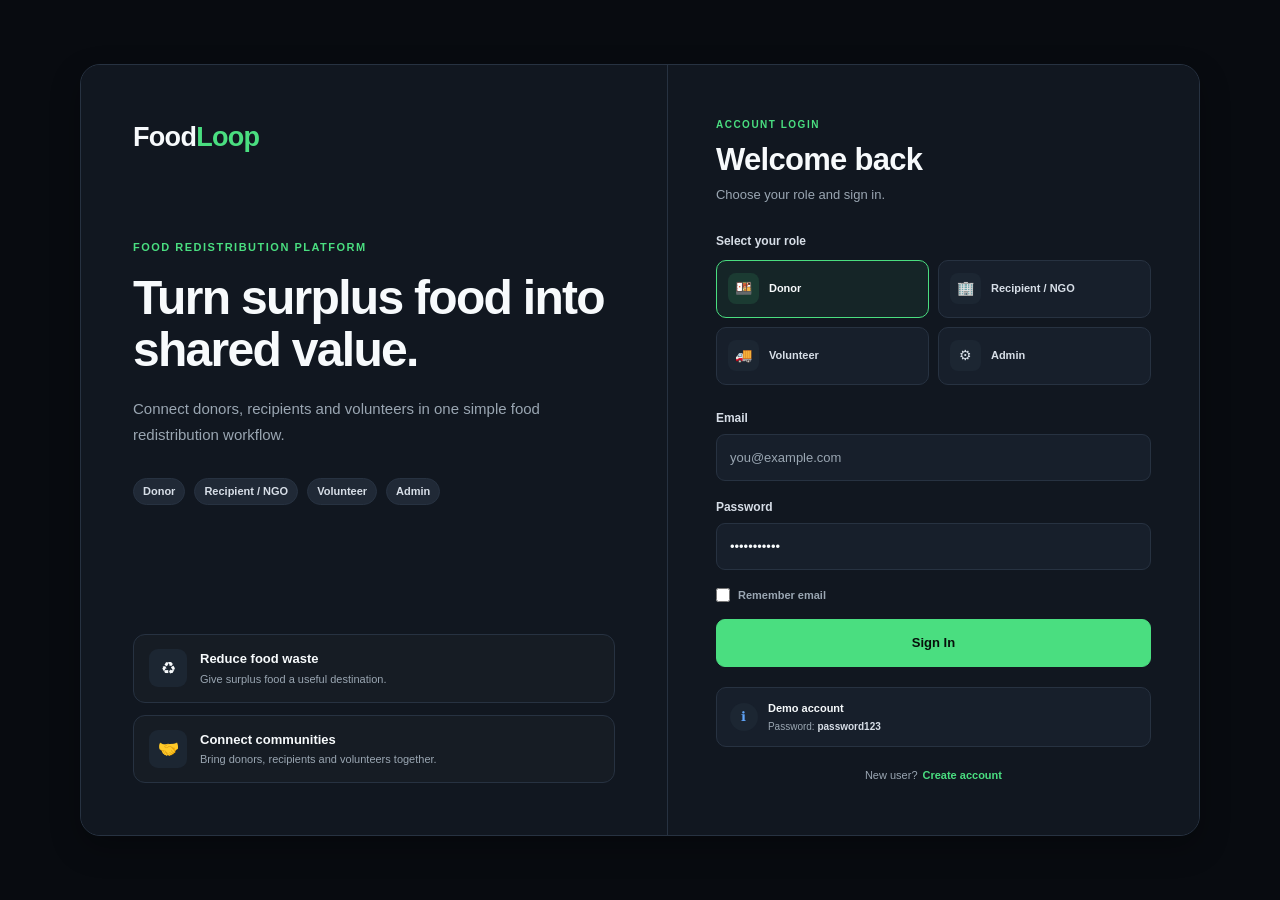
<file: src/main/webapp/index.html>
<!DOCTYPE html>
<html lang="en">

<head>
    <meta charset="UTF-8">
    <meta name="viewport" content="width=device-width, initial-scale=1.0">

    <title>FoodLoop | Login</title>

    <link rel="stylesheet" href="assets/css/style.css?v=6000">
</head>

<body class="login-page">

    <main class="login-page-container">

        <section class="login-card">

            <!-- =====================================================
                 LEFT / BRAND SECTION
                 ===================================================== -->

            <div class="login-brand-panel">

                <div class="brand">
                    Food<span>Loop</span>
                </div>

                <div class="brand-content">

                    <div class="brand-label">
                        FOOD REDISTRIBUTION PLATFORM
                    </div>

                    <h1>
                        Turn surplus food
                        into shared value.
                    </h1>

                    <p>
                        Connect donors, recipients and volunteers
                        in one simple food redistribution workflow.
                    </p>

                </div>


                <!-- ROLE TAGS -->

                <div class="brand-tags">

                    <span class="tag green">
                        Donor
                    </span>

                    <span class="tag">
                        Recipient / NGO
                    </span>

                    <span class="tag gold">
                        Volunteer
                    </span>

                    <span class="tag">
                        Admin
                    </span>

                </div>


                <!-- INFORMATION CARDS -->

                <div class="brand-features">

                    <div class="brand-feature">

                        <div class="feature-icon">
                            ♻
                        </div>

                        <div>
                            <strong>
                                Reduce food waste
                            </strong>

                            <span>
                                Give surplus food a useful destination.
                            </span>
                        </div>

                    </div>


                    <div class="brand-feature">

                        <div class="feature-icon">
                            🤝
                        </div>

                        <div>
                            <strong>
                                Connect communities
                            </strong>

                            <span>
                                Bring donors, recipients and volunteers together.
                            </span>
                        </div>

                    </div>

                </div>

            </div>


            <!-- =====================================================
                 RIGHT / LOGIN SECTION
                 ===================================================== -->

            <div class="login-form-panel">

                <div class="login-header">

                    <span>
                        ACCOUNT LOGIN
                    </span>

                    <h2>
                        Welcome back
                    </h2>

                    <p>
                        Choose your role and sign in.
                    </p>

                </div>


                <!-- =================================================
                     ROLE SELECTION
                     ================================================= -->

                <div class="role-selection">

                    <label>
                        Select your role
                    </label>


                    <div class="role-grid">

                        <button
                            type="button"
                            class="role active"
                            data-role="DONOR"
                        >

                            <span class="role-icon">
                                🍱
                            </span>

                            <span class="role-name">
                                Donor
                            </span>

                        </button>


                        <button
                            type="button"
                            class="role"
                            data-role="RECIPIENT"
                        >

                            <span class="role-icon">
                                🏢
                            </span>

                            <span class="role-name">
                                Recipient / NGO
                            </span>

                        </button>


                        <button
                            type="button"
                            class="role"
                            data-role="VOLUNTEER"
                        >

                            <span class="role-icon">
                                🚚
                            </span>

                            <span class="role-name">
                                Volunteer
                            </span>

                        </button>


                        <button
                            type="button"
                            class="role"
                            data-role="ADMIN"
                        >

                            <span class="role-icon">
                                ⚙
                            </span>

                            <span class="role-name">
                                Admin
                            </span>

                        </button>

                    </div>

                </div>


                <!-- =================================================
                     LOGIN FORM
                     ================================================= -->

                <form id="loginForm">

                    <div class="login-field">

                        <label for="email">
                            Email
                        </label>

                        <input
                            id="email"
                            name="email"
                            type="email"
                            placeholder="you@example.com"
                            autocomplete="email"
                            required
                        >

                    </div>


                    <div class="login-field">

                        <label for="password">
                            Password
                        </label>

                        <input
                            id="password"
                            name="password"
                            type="password"
                            placeholder="Enter your password"
                            value="password123"
                            autocomplete="current-password"
                            required
                        >

                    </div>


                    <label class="remember">

                        <input
                            type="checkbox"
                            name="remember"
                            value="true"
                        >

                        <span>
                            Remember email
                        </span>

                    </label>


                    <!-- ERROR / SUCCESS MESSAGE -->

                    <div
                        id="msg"
                        class="msg"
                        aria-live="polite"
                    ></div>


                    <!-- SIGN IN -->

                    <button
                        type="submit"
                        class="login-button"
                    >
                        Sign In
                    </button>

                </form>


                <!-- =================================================
                     DEMO ACCOUNT
                     ================================================= -->

                <div class="demo-account">

                    <div class="demo-account-icon">
                        ℹ
                    </div>

                    <div>

                        <strong>
                            Demo account
                        </strong>

                        <span>
                            Password:
                            <b>password123</b>
                        </span>

                    </div>

                </div>


                <!-- REGISTER -->

                <div class="register-section">

                    <span>
                        New user?
                    </span>

                    <a href="register.html">
                        Create account
                    </a>

                </div>

            </div>

        </section>

    </main>


    <!-- Toast notification container -->

    <div
        id="foodloopNotifications"
        class="toast-container"
        aria-live="polite"
        aria-atomic="true"
    ></div>


    <script src="assets/js/app.js?v=6000"></script>


    <!-- =========================================================
         ROLE SELECTION
         ========================================================= -->

    <script>

        document.addEventListener("DOMContentLoaded", function () {

            const form =
                document.getElementById("loginForm");

            const roles =
                document.querySelectorAll(".role");


            let roleInput =
                form.querySelector('input[name="role"]');


            if (!roleInput) {

                roleInput =
                    document.createElement("input");

                roleInput.type = "hidden";
                roleInput.name = "role";

                form.appendChild(roleInput);
            }


            roleInput.value = "DONOR";


            roles.forEach(function (role) {

                role.addEventListener("click", function () {

                    roles.forEach(function (item) {

                        item.classList.remove("active");

                    });


                    this.classList.add("active");


                    roleInput.value =
                        this.dataset.role;

                });

            });

        });

    </script>

</body>

</html>
</file>
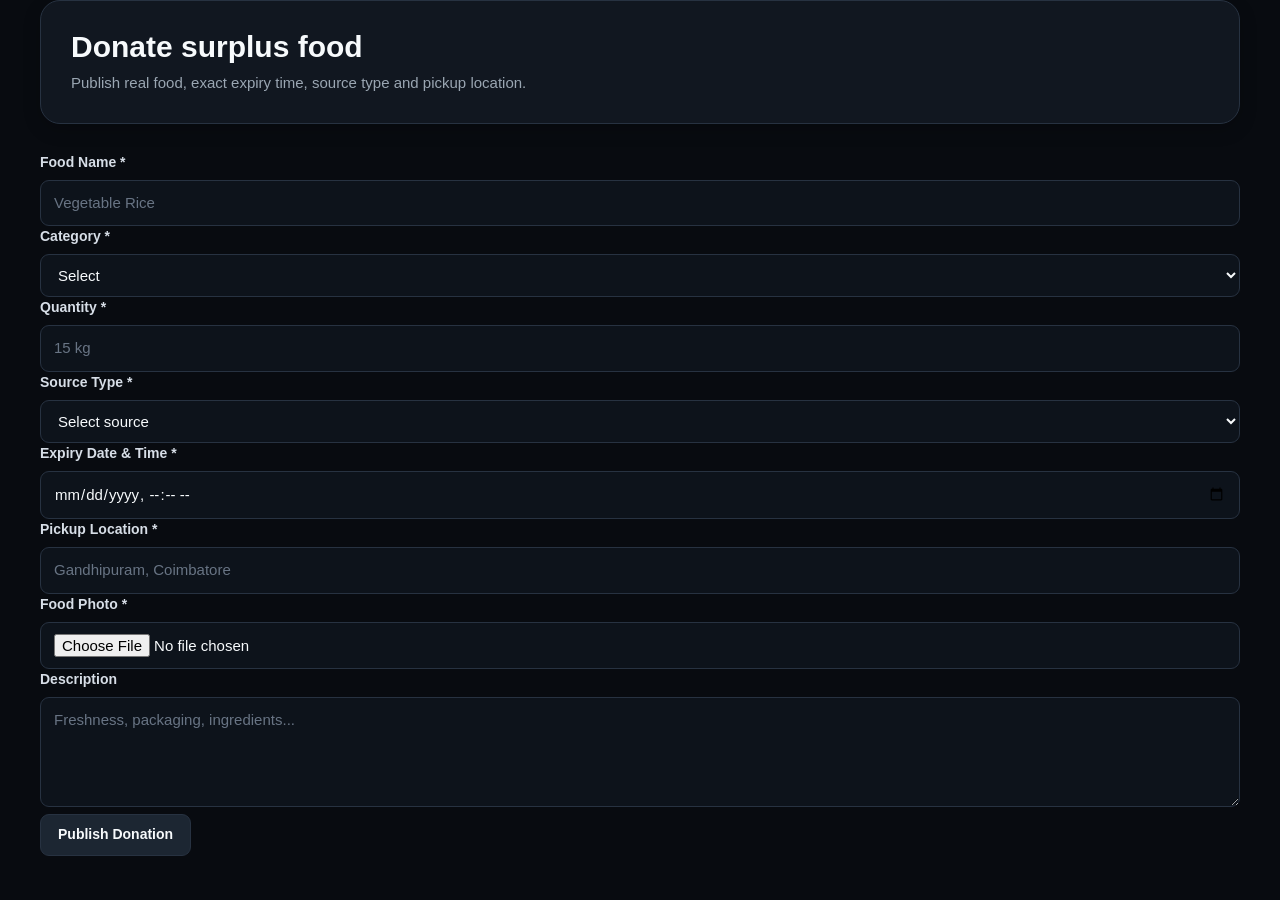
<file: src/main/webapp/donate.html>
<!doctype html>
<html lang="en">

<head>

    <meta charset="UTF-8">

    <meta
        name="viewport"
        content="width=device-width, initial-scale=1.0"
    >

    <title>Donate Food</title>

    <link
        rel="stylesheet"
        href="assets/css/style.css"
    >

</head>


<body>

    <nav
        id="nav"
        class="nav"
    ></nav>


    <main class="container">

        <div class="hero">

            <h1>
                Donate surplus food
            </h1>

            <p>
                Publish real food, exact expiry time,
                source type and pickup location.
            </p>

        </div>


        <section class="card">

            <form
                id="donateForm"
                enctype="multipart/form-data"
            >

                <div class="form-grid">


                    <!-- FOOD NAME -->

                    <div class="field">

                        <label>
                            Food Name *
                        </label>

                        <input
                            name="foodName"
                            required
                            placeholder="Vegetable Rice"
                        >

                    </div>


                    <!-- CATEGORY -->

                    <div class="field">

                        <label>
                            Category *
                        </label>

                        <select
                            name="category"
                            required
                        >

                            <option value="">
                                Select
                            </option>

                            <option>
                                Cooked Meals
                            </option>

                            <option>
                                Bakery
                            </option>

                            <option>
                                Fruits
                            </option>

                            <option>
                                Vegetables
                            </option>

                            <option>
                                Packaged Food
                            </option>

                            <option>
                                Dairy
                            </option>

                            <option>
                                Other
                            </option>

                        </select>

                    </div>


                    <!-- QUANTITY -->

                    <div class="field">

                        <label>
                            Quantity *
                        </label>

                        <input
                            name="quantity"
                            required
                            placeholder="15 kg"
                        >

                    </div>


                    <!-- SOURCE TYPE -->

                    <div class="field">

                        <label>
                            Source Type *
                        </label>

                        <select
                            name="sourceType"
                            required
                        >

                            <option value="">
                                Select source
                            </option>

                            <option>
                                Hotel
                            </option>

                            <option>
                                Restaurant
                            </option>

                            <option>
                                Bakery
                            </option>

                            <option>
                                Marriage Hall
                            </option>

                            <option>
                                Catering Service
                            </option>

                            <option>
                                Household
                            </option>

                            <option>
                                College / Hostel
                            </option>

                            <option>
                                Supermarket
                            </option>

                            <option>
                                Other
                            </option>

                        </select>

                    </div>


                    <!-- EXPIRY -->

                    <div class="field">

                        <label>
                            Expiry Date & Time *
                        </label>

                        <input
                            id="expiryAt"
                            name="expiryAt"
                            type="datetime-local"
                            required
                        >

                    </div>


                    <!-- LOCATION -->

                    <div class="field">

                        <label>
                            Pickup Location *
                        </label>

                        <input
                            name="location"
                            required
                            placeholder="Gandhipuram, Coimbatore"
                        >

                    </div>


                    <!-- IMAGE -->

                    <div class="field full">

                        <label>
                            Food Photo *
                        </label>

                        <input
                            id="foodImage"
                            name="foodImage"
                            type="file"
                            accept="image/jpeg,image/png,image/webp"
                            required
                        >

                        <img
                            id="preview"
                            class="preview"
                            alt="Food preview"
                            style="display:none;"
                        >

                    </div>


                    <!-- DESCRIPTION -->

                    <div class="field full">

                        <label>
                            Description
                        </label>

                        <textarea
                            name="description"
                            placeholder="Freshness, packaging, ingredients..."
                        ></textarea>

                    </div>


                </div>


                <button
                    id="submitDonation"
                    type="submit"
                    class="btn"
                >
                    Publish Donation
                </button>


                <div
                    id="donatemsg"
                    class="msg"
                ></div>


            </form>

        </section>

    </main>


    <!-- YOUR EXISTING GLOBAL JAVASCRIPT -->

    <script src="assets/js/app.js"></script>


    <!-- DONATION JAVASCRIPT -->

    <script>

        document.addEventListener(
            "DOMContentLoaded",
            function () {

                const form =
                    document.getElementById("donateForm");

                const imageInput =
                    document.getElementById("foodImage");

                const preview =
                    document.getElementById("preview");

                const submitButton =
                    document.getElementById("submitDonation");

                const message =
                    document.getElementById("donatemsg");


                /*
                 * IMAGE PREVIEW
                 */

                if (imageInput) {

                    imageInput.addEventListener(
                        "change",
                        function () {

                            const file =
                                imageInput.files[0];

                            if (!file) {

                                preview.style.display =
                                    "none";

                                preview.removeAttribute(
                                    "src"
                                );

                                return;

                            }


                            if (file.size > 10 * 1024 * 1024) {

                                message.textContent =
                                    "Image size must be less than 10 MB.";

                                message.style.display =
                                    "block";

                                imageInput.value = "";

                                preview.style.display =
                                    "none";

                                return;

                            }


                            const reader =
                                new FileReader();

                            reader.onload =
                                function (event) {

                                    preview.src =
                                        event.target.result;

                                    preview.style.display =
                                        "block";

                                };

                            reader.readAsDataURL(file);

                        }
                    );

                }


                /*
                 * SET MINIMUM EXPIRY TIME
                 */

                const expiryInput =
                    document.getElementById("expiryAt");

                if (expiryInput) {

                    const now =
                        new Date();

                    const year =
                        now.getFullYear();

                    const month =
                        String(
                            now.getMonth() + 1
                        ).padStart(2, "0");

                    const day =
                        String(
                            now.getDate()
                        ).padStart(2, "0");

                    const hours =
                        String(
                            now.getHours()
                        ).padStart(2, "0");

                    const minutes =
                        String(
                            now.getMinutes()
                        ).padStart(2, "0");


                    expiryInput.min =
                        year +
                        "-" +
                        month +
                        "-" +
                        day +
                        "T" +
                        hours +
                        ":" +
                        minutes;

                }


                /*
                 * FORM SUBMISSION
                 */

                if (!form) {

                    console.error(
                        "FoodLoop: donateForm not found."
                    );

                    return;

                }


                form.addEventListener(
                    "submit",
                    async function (event) {

                        event.preventDefault();


                        console.log(
                            "FoodLoop: donation form submitted."
                        );


                        /*
                         * CHECK IMAGE
                         */

                        const file =
                            imageInput &&
                            imageInput.files
                                ? imageInput.files[0]
                                : null;


                        if (!file) {

                            showMessage(
                                "Please select a food image.",
                                "error"
                            );

                            return;

                        }


                        /*
                         * CHECK FORM
                         */

                        if (!form.checkValidity()) {

                            form.reportValidity();

                            return;

                        }


                        /*
                         * PREPARE FORM DATA
                         */

                        const formData =
                            new FormData(form);


                        /*
                         * SEND BOTH NAMES
                         * TO SUPPORT EXISTING BACKEND
                         */

                        formData.set(
                            "action",
                            "donate"
                        );


                        formData.set(
                            "expiryDate",
                            formData.get("expiryAt")
                        );


                        formData.set(
                            "image",
                            file
                        );


                        /*
                         * DISABLE BUTTON
                         */

                        submitButton.disabled =
                            true;

                        submitButton.textContent =
                            "Publishing...";


                        showMessage(
                            "Publishing your donation...",
                            "info"
                        );


                        try {

                            console.log(
                                "FoodLoop: sending donation to /api/food"
                            );


                            const response =
                                await fetch(
                                    "/api/food",
                                    {
                                        method: "POST",

                                        credentials: "include",

                                        body: formData
                                    }
                                );


                            console.log(
                                "FoodLoop response status:",
                                response.status
                            );


                            const responseText =
                                await response.text();


                            console.log(
                                "FoodLoop response:",
                                responseText
                            );


                            let result = null;


                            try {

                                result =
                                    JSON.parse(
                                        responseText
                                    );

                            } catch (jsonError) {

                                result = {
                                    message:
                                        responseText
                                };

                            }


                            if (!response.ok) {

                                throw new Error(
                                    result.message ||
                                    result.error ||
                                    "Donation failed. Server returned " +
                                    response.status
                                );

                            }


                            showMessage(
                                result.message ||
                                "Food donation published successfully!",
                                "success"
                            );


                            /*
                             * CLEAR FORM
                             */

                            form.reset();


                            if (preview) {

                                preview.src =
                                    "";

                                preview.style.display =
                                    "none";

                            }


                            /*
                             * GO BACK TO DASHBOARD
                             */

                            setTimeout(
                                function () {

                                    window.location.href =
                                        "dashboard.html";

                                },
                                1200
                            );


                        } catch (error) {

                            console.error(
                                "FoodLoop donation error:",
                                error
                            );


                            showMessage(
                                error.message ||
                                "Unable to publish donation.",
                                "error"
                            );


                        } finally {

                            submitButton.disabled =
                                false;

                            submitButton.textContent =
                                "Publish Donation";

                        }

                    }
                );


                /*
                 * MESSAGE FUNCTION
                 */

                function showMessage(
                    text,
                    type
                ) {

                    if (!message) {

                        return;

                    }


                    message.textContent =
                        text;

                    message.style.display =
                        "block";


                    message.className =
                        "msg " +
                        (
                            type ||
                            ""
                        );

                }

            }
        );

    </script>


</body>

</html>
</file>
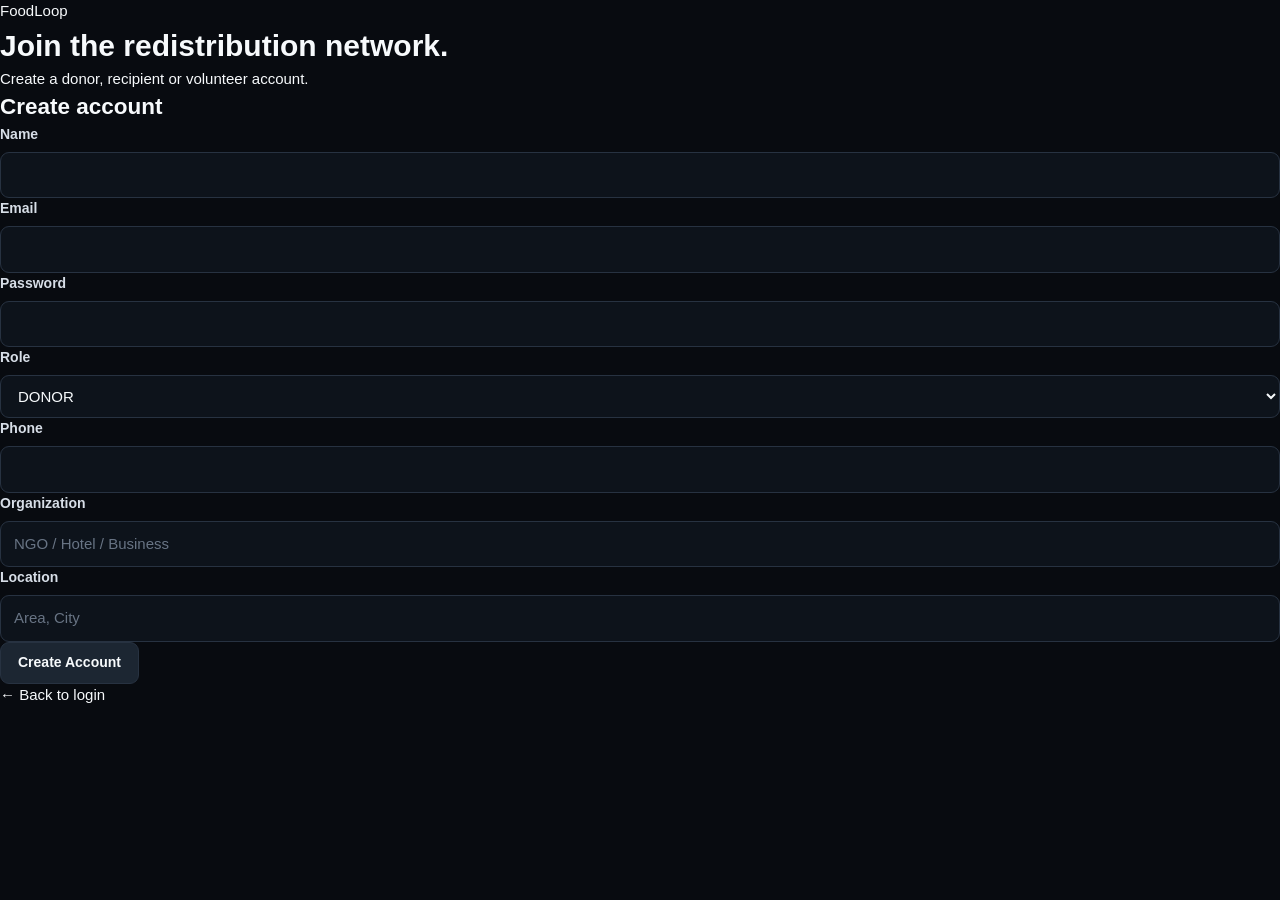
<file: src/main/webapp/register.html>
<!doctype html><html><head><meta charset="UTF-8"><meta name="viewport" content="width=device-width,initial-scale=1"><title>FoodLoop Register</title><link rel="stylesheet" href="assets/css/style.css"></head><body><div class="login-wrap"><div class="login card"><div class="login-side"><div class="brand">Food<span>Loop</span></div><h1>Join the redistribution network.</h1><p class="muted">Create a donor, recipient or volunteer account.</p></div><div class="login-box"><h2>Create account</h2><form id="registerForm"><div class="form-grid"><div class="field"><label>Name</label><input name="name" required></div><div class="field"><label>Email</label><input name="email" type="email" required></div><div class="field"><label>Password</label><input name="password" type="password" minlength="6" required></div><div class="field"><label>Role</label><select name="role"><option>DONOR</option><option>RECIPIENT</option><option>VOLUNTEER</option></select></div><div class="field"><label>Phone</label><input name="phone"></div><div class="field"><label>Organization</label><input name="organization" placeholder="NGO / Hotel / Business"></div><div class="field full"><label>Location</label><input name="location" placeholder="Area, City" required></div></div><button class="btn">Create Account</button><div id="registerMsg" class="msg"></div></form><p><a href="index.html" style="color:var(--accent)">← Back to login</a></p></div></div></div><script src="assets/js/app.js"></script></body></html>
</file>
<file: src/main/webapp/assets/css/style.css>
/* ============================================================
   FOODLOOP - COMPLETE RESPONSIVE STYLESHEET
   Dark theme preserved
   Focus: correct padding, spacing, borders and card sizing
   ============================================================ */

/* ============================================================
   1. COLOR PALETTE
   ============================================================ */

:root {
    --bg: #080b10;
    --surface: #111720;
    --surface-2: #171f2b;
    --surface-3: #1c2632;

    --text: #f7fafc;
    --text-soft: #d7dee7;
    --muted: #9aa6b2;

    --green: #4ade80;
    --green-dark: #22c55e;

    --gold: #f59e0b;
    --blue: #60a5fa;
    --danger: #fb7185;
    --purple: #a78bfa;
    --cyan: #22d3ee;

    --border: #273241;
    --border-light: #344154;

    --shadow: 0 12px 30px rgba(0, 0, 0, 0.28);
    --shadow-small: 0 6px 18px rgba(0, 0, 0, 0.20);

    --radius-small: 8px;
    --radius: 14px;
    --radius-large: 20px;

    --max-width: 1200px;
}


/* ============================================================
   2. RESET
   ============================================================ */

* {
    box-sizing: border-box;
    margin: 0;
    padding: 0;
}

html {
    width: 100%;
    min-height: 100%;
    scroll-behavior: smooth;
}

body {
    width: 100%;
    min-height: 100vh;

    background: var(--bg);
    color: var(--text);

    font-family:
        Arial,
        Helvetica,
        sans-serif;

    font-size: 15px;
    line-height: 1.5;

    overflow-x: hidden;
}

button,
input,
select,
textarea {
    font: inherit;
}

button {
    cursor: pointer;
}

a {
    color: inherit;
    text-decoration: none;
}

img {
    max-width: 100%;
    display: block;
}


/* ============================================================
   3. SCROLLBAR
   ============================================================ */

::-webkit-scrollbar {
    width: 9px;
    height: 9px;
}

::-webkit-scrollbar-track {
    background: var(--bg);
}

::-webkit-scrollbar-thumb {
    background: #303b4b;
    border-radius: 20px;
}

::-webkit-scrollbar-thumb:hover {
    background: #435064;
}


/* ============================================================
   4. COMMON CONTAINERS
   ============================================================ */

.container,
.dashboard-container,
.page-container {
    width: min(100% - 40px, var(--max-width));
    margin-left: auto;
    margin-right: auto;
}

.dashboard-container {
    padding-top: 30px;
    padding-bottom: 50px;
}

.page-container {
    padding-top: 35px;
    padding-bottom: 50px;
}


/* ============================================================
   5. TOP NAVBAR
   ============================================================ */

.topbar {
    width: 100%;
    background: #0d1219;

    border-bottom: 1px solid var(--border);

    position: sticky;
    top: 0;
    z-index: 1000;

    box-shadow: 0 4px 18px rgba(0, 0, 0, 0.20);
}

.nav-inner {
    width: min(100% - 40px, var(--max-width));
    min-height: 70px;

    margin: 0 auto;

    display: flex;
    align-items: center;
    justify-content: space-between;

    gap: 25px;
}

.brand {
    display: flex;
    align-items: center;

    min-width: 0;
}

.brand strong {
    color: var(--green);

    font-size: 24px;
    font-weight: 800;

    letter-spacing: -0.5px;
}

.nav-links {
    display: flex;
    align-items: center;

    gap: 10px;
}

.nav-links a,
.nav-links button {
    min-height: 40px;

    padding: 9px 16px;

    border: 1px solid transparent;
    border-radius: 9px;

    background: transparent;
    color: var(--text-soft);

    font-size: 14px;
    font-weight: 600;

    transition:
        background 0.2s ease,
        border-color 0.2s ease,
        color 0.2s ease;
}

.nav-links a:hover {
    background: var(--surface-2);
    border-color: var(--border);
    color: var(--text);
}

.nav-links a.active {
    background: var(--surface-2);
    border-color: var(--border);
    color: var(--green);
}

.nav-links button {
    border-color: var(--border);
    background: var(--surface);
}

.nav-links button:hover {
    background: #202a36;
    border-color: var(--border-light);
    color: var(--text);
}


/* ============================================================
   6. HERO / WELCOME SECTION
   ============================================================ */

.hero {
    width: 100%;

    margin-bottom: 28px;

    padding: 28px 30px;

    background: var(--surface);

    border: 1px solid var(--border);
    border-radius: var(--radius-large);

    box-shadow: var(--shadow-small);
}

.hero h1 {
    margin-bottom: 7px;

    font-size: 30px;
    line-height: 1.2;
    font-weight: 800;

    color: var(--text);
}

.hero p {
    color: var(--muted);
    font-size: 15px;
}

.hero #who {
    color: var(--green);
}

.hero #role {
    color: var(--text-soft);
    font-weight: 700;
}


/* ============================================================
   7. STATS
   ============================================================ */

#stats {
    width: 100%;

    display: grid;
    grid-template-columns: repeat(3, minmax(0, 1fr));

    gap: 18px;

    margin-bottom: 30px;
}

.stat-card {
    min-width: 0;

    padding: 22px 24px;

    background: var(--surface);

    border: 1px solid var(--border);
    border-radius: var(--radius);

    box-shadow: var(--shadow-small);
}

.stat-card h3 {
    margin-bottom: 8px;

    color: var(--muted);

    font-size: 13px;
    font-weight: 600;
    text-transform: uppercase;
    letter-spacing: 0.5px;
}

.stat-card strong,
.stat-card .value {
    color: var(--text);

    font-size: 28px;
    line-height: 1.2;
    font-weight: 800;
}


/* Support common stat markup */

.stats {
    display: grid;
    grid-template-columns: repeat(3, minmax(0, 1fr));
    gap: 18px;
    margin-bottom: 30px;
}


/* ============================================================
   8. PANELS
   ============================================================ */

.panel {
    width: 100%;

    margin-bottom: 26px;

    padding: 24px;

    background: var(--surface);

    border: 1px solid var(--border);
    border-radius: var(--radius-large);

    box-shadow: var(--shadow-small);
}

.panel:last-child {
    margin-bottom: 0;
}

.panel-header {
    display: flex;
    align-items: center;
    justify-content: space-between;

    gap: 15px;

    margin-bottom: 20px;
}

.panel h2 {
    margin-bottom: 18px;

    color: var(--text);

    font-size: 21px;
    line-height: 1.3;
    font-weight: 750;
}

.panel-header h2 {
    margin-bottom: 0;
}

.panel h3 {
    color: var(--text);
}


/* ============================================================
   9. FILTER AREA
   ============================================================ */

.filter-row {
    display: flex;
    align-items: center;
    gap: 12px;

    margin-bottom: 22px;

    flex-wrap: wrap;
}

.filter-row label {
    color: var(--text-soft);
    font-weight: 600;
}

.filter-row select {
    min-width: 190px;
}


/* ============================================================
   10. FORMS
   ============================================================ */

.form-group {
    margin-bottom: 18px;
}

.form-group:last-child {
    margin-bottom: 0;
}

label {
    display: block;

    margin-bottom: 7px;

    color: var(--text-soft);

    font-size: 14px;
    font-weight: 600;
}

input,
select,
textarea {
    width: 100%;

    padding: 11px 13px;

    background: #0d131b;
    color: var(--text);

    border: 1px solid var(--border);
    border-radius: 9px;

    outline: none;

    transition:
        border-color 0.2s ease,
        box-shadow 0.2s ease;
}

input::placeholder,
textarea::placeholder {
    color: #687484;
}

input:focus,
select:focus,
textarea:focus {
    border-color: #4b5c70;

    box-shadow:
        0 0 0 3px rgba(96, 165, 250, 0.08);
}

textarea {
    min-height: 110px;
    resize: vertical;
}

select {
    appearance: auto;
}


/* ============================================================
   11. GRID HELPERS
   ============================================================ */

.grid {
    display: grid;
    gap: 18px;
}

.grid-2 {
    grid-template-columns: repeat(2, minmax(0, 1fr));
}

.grid-3 {
    grid-template-columns: repeat(3, minmax(0, 1fr));
}

.grid-4 {
    grid-template-columns: repeat(4, minmax(0, 1fr));
}


/* ============================================================
   12. FOOD GRID
   ============================================================ */

#available,
#mine,
#myClaims,
#requests,
#deliveries,
#adminContent {
    width: 100%;
}

.food-grid {
    width: 100%;

    display: grid;

    grid-template-columns:
        repeat(
            auto-fit,
            minmax(260px, 1fr)
        );

    gap: 20px;
}


/* ============================================================
   13. FOOD CARD
   ============================================================ */

.food-card {
    min-width: 0;
    overflow: hidden;

    background: var(--surface-2);

    border: 1px solid var(--border);
    border-radius: var(--radius);

    box-shadow: var(--shadow-small);

    transition:
        transform 0.2s ease,
        border-color 0.2s ease,
        box-shadow 0.2s ease;
}

.food-card:hover {
    transform: translateY(-2px);

    border-color: var(--border-light);

    box-shadow: var(--shadow);
}

.food-image {
    width: 100%;
    height: 190px;

    background: #0b1016;

    border-bottom: 1px solid var(--border);

    overflow: hidden;
}

.food-image img {
    width: 100%;
    height: 100%;

    object-fit: cover;
}

.food-image.no-image {
    display: flex;
    align-items: center;
    justify-content: center;

    color: var(--muted);

    font-size: 14px;
}

.food-content {
    padding: 18px;
}

.food-content h3 {
    margin-bottom: 8px;

    color: var(--text);

    font-size: 18px;
    line-height: 1.3;
}

.food-content p {
    margin-bottom: 8px;

    color: var(--text-soft);

    font-size: 14px;
}

.food-content p:last-child {
    margin-bottom: 0;
}


/* ============================================================
   14. FOOD INFORMATION
   ============================================================ */

.food-meta {
    display: grid;

    grid-template-columns: repeat(2, minmax(0, 1fr));

    gap: 9px 14px;

    margin-top: 14px;
}

.food-meta-item {
    min-width: 0;
}

.food-meta-label {
    display: block;

    margin-bottom: 2px;

    color: var(--muted);

    font-size: 11px;
    font-weight: 600;
    text-transform: uppercase;
}

.food-meta-value {
    color: var(--text-soft);

    font-size: 13px;

    overflow-wrap: anywhere;
}


/* ============================================================
   15. TAGS
   ============================================================ */

.tags {
    display: flex;
    flex-wrap: wrap;

    gap: 7px;

    margin-top: 12px;
}

.tag {
    display: inline-flex;
    align-items: center;

    min-height: 27px;

    padding: 4px 9px;

    background: #202936;

    border: 1px solid var(--border);

    border-radius: 999px;

    color: var(--text-soft);

    font-size: 11px;
    font-weight: 600;
}


/* ============================================================
   16. BUTTONS
   ============================================================ */

.btn,
button.btn {
    display: inline-flex;
    align-items: center;
    justify-content: center;

    min-height: 42px;

    padding: 10px 17px;

    border: 1px solid var(--border);
    border-radius: 9px;

    background: var(--surface-3);
    color: var(--text);

    font-size: 14px;
    font-weight: 700;

    line-height: 1.2;

    transition:
        background 0.2s ease,
        border-color 0.2s ease,
        transform 0.15s ease;
}

.btn:hover {
    background: #25303d;
    border-color: var(--border-light);
}

.btn:active {
    transform: translateY(1px);
}


/* ============================================================
   17. ACCEPT BUTTON
   ONLY ACCEPT GETS THE DISTINCT GREEN COLOR
   ============================================================ */

.btn-accept,
.accept-btn,
button[data-action="accept"] {
    background: var(--green-dark) !important;
    border-color: var(--green-dark) !important;

    color: #06130a !important;
}

.btn-accept:hover,
.accept-btn:hover,
button[data-action="accept"]:hover {
    background: var(--green) !important;
    border-color: var(--green) !important;

    color: #041007 !important;
}


/* ============================================================
   18. REJECT / DELETE
   ============================================================ */

.btn-danger,
.reject-btn,
.delete-btn {
    background: transparent;

    border-color: rgba(251, 113, 133, 0.45);

    color: var(--danger);
}

.btn-danger:hover,
.reject-btn:hover,
.delete-btn:hover {
    background: rgba(251, 113, 133, 0.10);

    border-color: var(--danger);
}


/* ============================================================
   19. BLUE BUTTON
   ============================================================ */

.btn-blue {
    background: rgba(96, 165, 250, 0.10);

    border-color: rgba(96, 165, 250, 0.35);

    color: var(--blue);
}

.btn-blue:hover {
    background: rgba(96, 165, 250, 0.17);

    border-color: var(--blue);
}


/* ============================================================
   20. BUTTON GROUP
   ============================================================ */

.button-group {
    display: flex;
    align-items: center;

    gap: 9px;

    margin-top: 16px;

    flex-wrap: wrap;
}

.actions {
    display: flex;
    align-items: center;

    gap: 9px;

    margin-top: 16px;

    flex-wrap: wrap;
}


/* ============================================================
   21. CLAIM CARDS
   ============================================================ */

.claim-card,
.request-card,
.delivery-card {
    width: 100%;

    padding: 19px;

    margin-bottom: 14px;

    background: var(--surface-2);

    border: 1px solid var(--border);

    border-radius: var(--radius);

    box-shadow: var(--shadow-small);
}

.claim-card:last-child,
.request-card:last-child,
.delivery-card:last-child {
    margin-bottom: 0;
}

.claim-card h3,
.request-card h3,
.delivery-card h3 {
    margin-bottom: 10px;

    color: var(--text);

    font-size: 17px;
}

.claim-card p,
.request-card p,
.delivery-card p {
    margin-bottom: 6px;

    color: var(--text-soft);

    font-size: 14px;
}


/* ============================================================
   22. REQUEST HEADER
   ============================================================ */

.request-header,
.delivery-header,
.claim-header {
    display: flex;
    align-items: flex-start;
    justify-content: space-between;

    gap: 15px;

    margin-bottom: 14px;
}

.request-header > div,
.delivery-header > div,
.claim-header > div {
    min-width: 0;
}


/* ============================================================
   23. STATUS BADGES
   ============================================================ */

.status {
    display: inline-flex;
    align-items: center;
    justify-content: center;

    min-height: 28px;

    padding: 5px 10px;

    border-radius: 999px;

    border: 1px solid var(--border);

    background: #202936;

    color: var(--text-soft);

    font-size: 11px;
    font-weight: 800;

    white-space: nowrap;
}

.status-pending {
    color: var(--gold);
    border-color: rgba(245, 158, 11, 0.35);
    background: rgba(245, 158, 11, 0.08);
}

.status-accepted,
.status-approved,
.status-available {
    color: var(--green);
    border-color: rgba(74, 222, 128, 0.35);
    background: rgba(74, 222, 128, 0.08);
}

.status-rejected,
.status-cancelled {
    color: var(--danger);
    border-color: rgba(251, 113, 133, 0.35);
    background: rgba(251, 113, 133, 0.08);
}

.status-assigned,
.status-picked,
.status-on-the-way {
    color: var(--blue);
    border-color: rgba(96, 165, 250, 0.35);
    background: rgba(96, 165, 250, 0.08);
}

.status-completed,
.status-delivered,
.status-paid {
    color: var(--green);
    border-color: rgba(74, 222, 128, 0.35);
    background: rgba(74, 222, 128, 0.08);
}


/* ============================================================
   24. DELIVERY DETAILS
   ============================================================ */

.delivery-details {
    display: grid;

    grid-template-columns:
        repeat(
            2,
            minmax(0, 1fr)
        );

    gap: 12px;

    margin-top: 15px;
}

.delivery-detail {
    min-width: 0;

    padding: 12px;

    background: #111821;

    border: 1px solid var(--border);

    border-radius: 9px;
}

.delivery-detail .label {
    display: block;

    margin-bottom: 3px;

    color: var(--muted);

    font-size: 11px;
    font-weight: 600;
    text-transform: uppercase;
}

.delivery-detail .value {
    color: var(--text-soft);

    font-size: 13px;

    overflow-wrap: anywhere;
}


/* ============================================================
   25. VOLUNTEER SECTION
   ============================================================ */

.volunteer-list {
    display: grid;

    grid-template-columns:
        repeat(
            auto-fit,
            minmax(240px, 1fr)
        );

    gap: 12px;

    margin-top: 15px;
}

.volunteer-option {
    display: flex;
    align-items: flex-start;

    gap: 12px;

    padding: 15px;

    background: var(--surface-2);

    border: 1px solid var(--border);

    border-radius: 10px;

    cursor: pointer;

    transition:
        border-color 0.2s ease,
        background 0.2s ease;
}

.volunteer-option:hover {
    background: var(--surface-3);
    border-color: var(--border-light);
}

.volunteer-option input[type="radio"] {
    width: auto;

    margin-top: 3px;
}

.volunteer-option strong {
    display: block;

    margin-bottom: 3px;

    color: var(--text);

    font-size: 14px;
}

.volunteer-option span {
    display: block;

    color: var(--muted);

    font-size: 12px;
}


/* ============================================================
   26. FEE BOX
   ============================================================ */

.fee-box {
    margin-top: 16px;

    padding: 16px 18px;

    background: rgba(74, 222, 128, 0.06);

    border: 1px solid rgba(74, 222, 128, 0.22);

    border-radius: 10px;
}

.fee-box .fee-label {
    color: var(--muted);

    font-size: 12px;
}

.fee-box .fee-value {
    margin-top: 3px;

    color: var(--green);

    font-size: 22px;
    font-weight: 800;
}


/* ============================================================
   27. MODAL
   ============================================================ */

.fl-modal-backdrop {
    position: fixed;

    inset: 0;

    z-index: 5000;

    display: flex;
    align-items: center;
    justify-content: center;

    padding: 20px;

    background: rgba(0, 0, 0, 0.72);
}

.fl-modal {
    width: min(100%, 620px);
    max-height: calc(100vh - 40px);

    overflow-y: auto;

    padding: 25px;

    background: var(--surface);

    border: 1px solid var(--border-light);

    border-radius: var(--radius-large);

    box-shadow:
        0 25px 70px rgba(0, 0, 0, 0.50);
}

.fl-modal-header {
    display: flex;
    align-items: flex-start;
    justify-content: space-between;

    gap: 15px;

    margin-bottom: 20px;
}

.fl-modal-header h2 {
    margin: 0;

    color: var(--text);

    font-size: 21px;
}

.fl-modal-close {
    width: 36px;
    height: 36px;

    display: flex;
    align-items: center;
    justify-content: center;

    flex: 0 0 auto;

    padding: 0;

    background: var(--surface-2);

    border: 1px solid var(--border);

    border-radius: 8px;

    color: var(--text-soft);

    font-size: 20px;
}

.fl-modal-close:hover {
    background: var(--surface-3);
    color: var(--text);
}


/* ============================================================
   28. TOAST NOTIFICATIONS
   ============================================================ */

.toast-container {
    position: fixed;

    top: 82px;
    right: 20px;

    z-index: 10000;

    width: min(380px, calc(100vw - 40px));

    display: flex;
    flex-direction: column;

    gap: 10px;

    pointer-events: none;
}

.toast {
    width: 100%;

    padding: 14px 16px;

    background: #121923;

    border: 1px solid var(--border-light);

    border-radius: 10px;

    color: var(--text);

    box-shadow:
        0 12px 35px rgba(0, 0, 0, 0.40);

    font-size: 14px;
    line-height: 1.45;

    pointer-events: auto;

    animation:
        toastIn 0.25s ease;
}

.toast.success {
    border-left: 4px solid var(--green);
}

.toast.error {
    border-left: 4px solid var(--danger);
}

.toast.info {
    border-left: 4px solid var(--blue);
}

.toast.warning {
    border-left: 4px solid var(--gold);
}

@keyframes toastIn {
    from {
        opacity: 0;
        transform: translateY(-8px);
    }

    to {
        opacity: 1;
        transform: translateY(0);
    }
}


/* ============================================================
   29. LOADING
   ============================================================ */

.loading {
    width: 100%;

    padding: 30px 20px;

    text-align: center;

    color: var(--muted);

    border: 1px dashed var(--border);

    border-radius: var(--radius);

    background: rgba(255, 255, 255, 0.01);
}

.loading::before {
    content: "";

    display: inline-block;

    width: 17px;
    height: 17px;

    margin-right: 9px;

    vertical-align: -3px;

    border: 2px solid #344154;
    border-top-color: var(--green);

    border-radius: 50%;

    animation: spin 0.8s linear infinite;
}

@keyframes spin {
    to {
        transform: rotate(360deg);
    }
}


/* ============================================================
   30. EMPTY STATE
   ============================================================ */

.empty-state {
    width: 100%;

    padding: 38px 22px;

    text-align: center;

    background: var(--surface-2);

    border: 1px dashed var(--border);

    border-radius: var(--radius);

    color: var(--muted);
}

.empty-state h3 {
    margin-bottom: 6px;

    color: var(--text-soft);
}

.empty-state p {
    color: var(--muted);
}


/* ============================================================
   31. ADMIN TABLE
   ============================================================ */

.table-wrapper {
    width: 100%;

    overflow-x: auto;

    border: 1px solid var(--border);

    border-radius: 10px;
}

table {
    width: 100%;

    min-width: 700px;

    border-collapse: collapse;

    background: var(--surface-2);
}

thead {
    background: #0d131b;
}

th,
td {
    padding: 13px 14px;

    text-align: left;

    border-bottom: 1px solid var(--border);

    color: var(--text-soft);

    font-size: 13px;
}

th {
    color: var(--text);

    font-size: 12px;
    font-weight: 800;

    text-transform: uppercase;
    letter-spacing: 0.4px;
}

tbody tr:last-child td {
    border-bottom: 0;
}

tbody tr:hover {
    background: rgba(255, 255, 255, 0.018);
}


/* ============================================================
   32. DONATION PAGE
   ============================================================ */

.donation-form {
    width: min(100%, 760px);

    margin: 0 auto;

    padding: 26px;

    background: var(--surface);

    border: 1px solid var(--border);

    border-radius: var(--radius-large);

    box-shadow: var(--shadow);
}

.donation-form h1 {
    margin-bottom: 22px;

    color: var(--text);

    font-size: 27px;
}

.form-row {
    display: grid;

    grid-template-columns:
        repeat(
            2,
            minmax(0, 1fr)
        );

    gap: 18px;

    margin-bottom: 0;
}

.form-row .form-group {
    min-width: 0;
}


/* ============================================================
   33. IMAGE UPLOAD
   ============================================================ */

.image-upload {
    padding: 18px;

    background: #0d131b;

    border: 1px dashed var(--border-light);

    border-radius: 10px;
}

.image-upload input[type="file"] {
    padding: 9px;
}


/* ============================================================
   34. AUTH PAGES
   ============================================================ */

.auth-page {
    min-height: 100vh;

    display: flex;
    align-items: center;
    justify-content: center;

    padding: 35px 20px;

    background: var(--bg);
}

.auth-card {
    width: min(100%, 460px);

    padding: 30px;

    background: var(--surface);

    border: 1px solid var(--border);

    border-radius: var(--radius-large);

    box-shadow: var(--shadow);
}

.auth-card h1 {
    margin-bottom: 8px;

    color: var(--text);

    font-size: 28px;
}

.auth-card > p {
    margin-bottom: 24px;

    color: var(--muted);
}

.auth-card .form-group {
    margin-bottom: 17px;
}

.auth-card button[type="submit"] {
    width: 100%;
    margin-top: 6px;
}


/* ============================================================
   35. FOOTER
   ============================================================ */

footer {
    width: 100%;

    margin-top: 35px;

    padding: 24px 20px;

    border-top: 1px solid var(--border);

    text-align: center;

    color: var(--muted);

    font-size: 13px;
}


/* ============================================================
   36. UTILITY CLASSES
   ============================================================ */

.text-muted {
    color: var(--muted) !important;
}

.text-green {
    color: var(--green) !important;
}

.text-danger {
    color: var(--danger) !important;
}

.text-blue {
    color: var(--blue) !important;
}

.text-gold {
    color: var(--gold) !important;
}

.mt-0 {
    margin-top: 0 !important;
}

.mt-1 {
    margin-top: 8px !important;
}

.mt-2 {
    margin-top: 16px !important;
}

.mt-3 {
    margin-top: 24px !important;
}

.mb-0 {
    margin-bottom: 0 !important;
}

.mb-1 {
    margin-bottom: 8px !important;
}

.mb-2 {
    margin-bottom: 16px !important;
}

.mb-3 {
    margin-bottom: 24px !important;
}

.hidden {
    display: none !important;
}


/* ============================================================
   37. DASHBOARD SPECIFIC SPACING
   ============================================================ */

#recipientPanel,
#claimsPanel,
#donorPanel,
#claimRequestsPanel,
#deliveryPanel,
#adminPanel,
#volunteerPanel {
    width: 100%;
}

#recipientPanel,
#claimsPanel,
#donorPanel,
#claimRequestsPanel,
#deliveryPanel,
#adminPanel,
#volunteerPanel {
    margin-bottom: 26px;
}


/* ============================================================
   38. FOOD CARD ACTION AREA
   ============================================================ */

.food-actions {
    display: flex;
    align-items: center;

    gap: 9px;

    margin-top: 18px;
    padding-top: 15px;

    border-top: 1px solid var(--border);

    flex-wrap: wrap;
}

.food-actions .btn {
    flex: 1 1 auto;
}


/* ============================================================
   39. CLAIM ACTION AREA
   ============================================================ */

.claim-actions,
.request-actions,
.delivery-actions {
    display: flex;
    align-items: center;

    gap: 9px;

    margin-top: 16px;
    padding-top: 15px;

    border-top: 1px solid var(--border);

    flex-wrap: wrap;
}

.claim-actions .btn,
.request-actions .btn,
.delivery-actions .btn {
    flex: 0 0 auto;
}


/* ============================================================
   40. LOCATION TEXT
   ============================================================ */

.location {
    color: var(--text-soft);

    overflow-wrap: anywhere;
}

.location::before {
    content: "📍 ";

    font-size: 12px;
}


/* ============================================================
   41. RESPONSIVE - TABLET
   ============================================================ */

@media (max-width: 900px) {

    .container,
    .dashboard-container,
    .page-container {
        width: min(100% - 32px, var(--max-width));
    }

    .nav-inner {
        width: min(100% - 32px, var(--max-width));
    }

    #stats,
    .stats {
        grid-template-columns: repeat(3, minmax(0, 1fr));
        gap: 13px;
    }

    .stat-card {
        padding: 18px;
    }

    .stat-card strong,
    .stat-card .value {
        font-size: 24px;
    }

    .panel {
        padding: 21px;
    }

    .food-grid {
        grid-template-columns:
            repeat(
                2,
                minmax(0, 1fr)
            );
    }

    .grid-3,
    .grid-4 {
        grid-template-columns: repeat(2, minmax(0, 1fr));
    }
}


/* ============================================================
   42. RESPONSIVE - MOBILE
   ============================================================ */

@media (max-width: 650px) {

    .container,
    .dashboard-container,
    .page-container {
        width: calc(100% - 24px);

        padding-left: 0;
        padding-right: 0;
    }

    .dashboard-container {
        padding-top: 20px;
        padding-bottom: 35px;
    }

    .page-container {
        padding-top: 22px;
        padding-bottom: 35px;
    }

    .nav-inner {
        width: calc(100% - 24px);

        min-height: 62px;

        gap: 12px;
    }

    .brand strong {
        font-size: 21px;
    }

    .nav-links {
        gap: 5px;
    }

    .nav-links a,
    .nav-links button {
        min-height: 36px;

        padding: 8px 10px;

        font-size: 12px;
    }

    .hero {
        padding: 21px 19px;

        margin-bottom: 20px;
    }

    .hero h1 {
        font-size: 24px;
    }

    #stats,
    .stats {
        grid-template-columns: 1fr;

        gap: 11px;

        margin-bottom: 20px;
    }

    .stat-card {
        padding: 16px 18px;
    }

    .panel {
        padding: 17px;

        margin-bottom: 18px;

        border-radius: 13px;
    }

    .panel h2 {
        font-size: 19px;

        margin-bottom: 15px;
    }

    .panel-header {
        flex-direction: column;
        align-items: flex-start;

        margin-bottom: 15px;
    }

    .food-grid {
        grid-template-columns: 1fr;

        gap: 14px;
    }

    .food-image {
        height: 185px;
    }

    .food-content {
        padding: 16px;
    }

    .food-meta {
        grid-template-columns: 1fr 1fr;

        gap: 8px 10px;
    }

    .delivery-details,
    .form-row,
    .grid-2,
    .grid-3,
    .grid-4 {
        grid-template-columns: 1fr;
    }

    .request-header,
    .delivery-header,
    .claim-header {
        flex-direction: column;
        align-items: flex-start;
    }

    .button-group,
    .actions,
    .food-actions,
    .claim-actions,
    .request-actions,
    .delivery-actions {
        width: 100%;
    }

    .button-group .btn,
    .actions .btn,
    .food-actions .btn,
    .claim-actions .btn,
    .request-actions .btn,
    .delivery-actions .btn {
        width: 100%;
    }

    .fl-modal-backdrop {
        padding: 12px;
    }

    .fl-modal {
        padding: 19px;

        max-height: calc(100vh - 24px);
    }

    .toast-container {
        top: 72px;
        right: 12px;

        width: calc(100vw - 24px);
    }

    .donation-form {
        padding: 19px;
    }

    .auth-card {
        padding: 22px;
    }
}


/* ============================================================
   43. VERY SMALL MOBILE
   ============================================================ */

@media (max-width: 400px) {

    .hero h1 {
        font-size: 21px;
    }

    .panel {
        padding: 14px;
    }

    .food-content {
        padding: 14px;
    }

    .food-meta {
        grid-template-columns: 1fr;
    }

    .food-image {
        height: 165px;
    }
}


/* ============================================================
   44. PRINT
   ============================================================ */

@media print {

    .topbar,
    .nav-links,
    button,
    .btn,
    .toast-container {
        display: none !important;
    }

    body {
        background: white;
        color: black;
    }

    .panel,
    .food-card,
    .claim-card,
    .request-card,
    .delivery-card {
        border: 1px solid #ccc;

        box-shadow: none;

        break-inside: avoid;
    }
}


/* ============================================================
   FOODLOOP LOGIN PAGE - CLEAN FINAL VERSION
   ============================================================ */

.login-page {
    min-height: 100vh;
    width: 100%;
    margin: 0;
    padding: 40px 24px;
    display: flex;
    align-items: center;
    justify-content: center;
    background: var(--bg);
    box-sizing: border-box;
}

.login-page-container {
    width: 100%;
    max-width: 1120px;
    margin: 0 auto;
}

.login-card {
    width: 100%;
    min-height: 650px;
    display: grid;
    grid-template-columns: 1.05fr 0.95fr;
    overflow: hidden;
    background: var(--surface);
    border: 1px solid var(--border);
    border-radius: 20px;
    box-shadow: var(--shadow);
}

.login-brand-panel {
    padding: 52px;
    display: flex;
    flex-direction: column;
    background: var(--surface);
    border-right: 1px solid var(--border);
}

.login-brand-panel .brand {
    margin: 0;
    padding: 0;
    color: var(--text);
    font-size: 27px;
    font-weight: 900;
    letter-spacing: -0.7px;
}

.login-brand-panel .brand span {
    color: var(--green);
}

.brand-content {
    max-width: 500px;
    margin-top: 78px;
}

.brand-label {
    display: inline-block;
    margin-bottom: 16px;
    color: var(--green);
    font-size: 11px;
    font-weight: 800;
    letter-spacing: 1.5px;
}

.brand-content h1 {
    margin: 0 0 20px;
    color: var(--text);
    font-size: 48px;
    line-height: 1.08;
    letter-spacing: -1.7px;
}

.brand-content p {
    max-width: 450px;
    margin: 0;
    color: var(--muted);
    font-size: 15px;
    line-height: 1.75;
}

.brand-tags {
    display: flex;
    flex-wrap: wrap;
    gap: 9px;
    margin-top: 30px;
}

.brand-features {
    display: flex;
    flex-direction: column;
    gap: 12px;
    margin-top: auto;
    padding-top: 45px;
}

.brand-feature {
    display: flex;
    align-items: center;
    gap: 13px;
    padding: 14px 15px;
    background: rgba(255, 255, 255, 0.02);
    border: 1px solid var(--border);
    border-radius: 12px;
}

.feature-icon {
    width: 38px;
    height: 38px;
    flex: 0 0 38px;
    display: flex;
    align-items: center;
    justify-content: center;
    background: var(--surface-3);
    border-radius: 9px;
    font-size: 17px;
}

.brand-feature strong {
    display: block;
    margin-bottom: 3px;
    color: var(--text);
    font-size: 13px;
}

.brand-feature span {
    display: block;
    color: var(--muted);
    font-size: 11px;
    line-height: 1.45;
}

.login-form-panel {
    width: 100%;
    padding: 52px 48px;
    display: flex;
    flex-direction: column;
    justify-content: center;
    background: var(--surface);
}

.login-header {
    margin-bottom: 27px;
}

.login-header > span {
    display: block;
    margin-bottom: 9px;
    color: var(--green);
    font-size: 10px;
    font-weight: 800;
    letter-spacing: 1.5px;
}

.login-header h2 {
    margin: 0 0 7px;
    color: var(--text);
    font-size: 31px;
    line-height: 1.2;
    letter-spacing: -0.7px;
}

.login-header p {
    margin: 0;
    color: var(--muted);
    font-size: 13px;
}

.role-selection {
    width: 100%;
    margin-bottom: 24px;
}

.role-selection > label {
    display: block;
    margin-bottom: 10px;
    color: var(--text-soft);
    font-size: 12px;
    font-weight: 700;
}

.role-grid {
    width: 100%;
    display: grid;
    grid-template-columns: 1fr 1fr;
    gap: 9px;
}

.role {
    width: 100%;
    min-height: 58px;
    padding: 9px 11px;
    display: flex;
    align-items: center;
    gap: 10px;
    border: 1px solid var(--border);
    border-radius: 10px;
    background: var(--surface-2);
    color: var(--text-soft);
    cursor: pointer;
    box-sizing: border-box;
    transition: background 0.18s ease, border-color 0.18s ease, transform 0.18s ease;
}

.role:hover {
    background: var(--surface-3);
    border-color: var(--border-light);
    transform: translateY(-1px);
}

.role.active {
    background: rgba(74, 222, 128, 0.07);
    border-color: var(--green);
    color: var(--text);
}

.role-icon {
    width: 31px;
    height: 31px;
    flex: 0 0 31px;
    display: flex;
    align-items: center;
    justify-content: center;
    border-radius: 8px;
    background: var(--surface-3);
    font-size: 14px;
}

.role.active .role-icon {
    background: rgba(74, 222, 128, 0.12);
}

.role-name {
    min-width: 0;
    font-size: 11px;
    font-weight: 700;
    line-height: 1.25;
    text-align: left;
}

#loginForm {
    width: 100%;
    margin: 0;
    padding: 0;
}

.login-field {
    width: 100%;
    margin-bottom: 17px;
}

.login-field label {
    display: block;
    margin-bottom: 7px;
    color: var(--text-soft);
    font-size: 12px;
    font-weight: 700;
}

.login-field input {
    width: 100%;
    height: 47px;
    margin: 0;
    padding: 0 13px;
    display: block;
    box-sizing: border-box;
    border: 1px solid var(--border);
    border-radius: 9px;
    outline: none;
    background: var(--surface-2);
    color: var(--text);
    font-family: inherit;
    font-size: 13px;
    transition: border-color 0.18s ease, box-shadow 0.18s ease;
}

.login-field input:hover {
    border-color: var(--border-light);
}

.login-field input:focus {
    border-color: var(--green);
    box-shadow: 0 0 0 3px rgba(74, 222, 128, 0.08);
}

.login-field input::placeholder {
    color: var(--muted);
}

.remember {
    display: flex;
    align-items: center;
    gap: 8px;
    margin: 2px 0 16px;
    color: var(--muted);
    font-size: 11px;
    cursor: pointer;
}

.remember input {
    width: 14px !important;
    height: 14px !important;
    margin: 0 !important;
    padding: 0 !important;
    accent-color: var(--green);
}

#msg {
    width: 100%;
    margin: 0 0 10px;
    color: var(--danger);
    font-size: 12px;
    line-height: 1.4;
}

#msg:empty {
    display: none;
}

.login-button {
    width: 100%;
    height: 48px;
    margin: 0;
    padding: 0 18px;
    display: flex;
    align-items: center;
    justify-content: center;
    background: var(--green);
    border: 1px solid var(--green);
    border-radius: 9px;
    color: #07100a;
    font-family: inherit;
    font-size: 13px;
    font-weight: 800;
    cursor: pointer;
    box-sizing: border-box;
    transition: background 0.18s ease, transform 0.18s ease, box-shadow 0.18s ease;
}

.login-button:hover {
    background: var(--green-dark);
    border-color: var(--green-dark);
    transform: translateY(-1px);
    box-shadow: 0 8px 20px rgba(34, 197, 94, 0.16);
}

.login-button:active {
    transform: translateY(0);
}

.demo-account {
    width: 100%;
    margin-top: 20px;
    padding: 12px 13px;
    display: flex;
    align-items: center;
    gap: 10px;
    background: var(--surface-2);
    border: 1px solid var(--border);
    border-radius: 10px;
}

.demo-account-icon {
    width: 28px;
    height: 28px;
    flex: 0 0 28px;
    display: flex;
    align-items: center;
    justify-content: center;
    background: var(--surface-3);
    border-radius: 50%;
    color: var(--blue);
    font-size: 13px;
}

.demo-account strong {
    display: block;
    margin-bottom: 2px;
    color: var(--text);
    font-size: 11px;
}

.demo-account span {
    display: block;
    color: var(--muted);
    font-size: 10px;
}

.demo-account b {
    color: var(--text-soft);
}

.register-section {
    display: flex;
    align-items: center;
    justify-content: center;
    gap: 5px;
    margin-top: 20px;
    color: var(--muted);
    font-size: 11px;
}

.register-section a {
    color: var(--green);
    font-weight: 700;
    text-decoration: none;
}

.register-section a:hover {
    text-decoration: underline;
}

@media (max-width: 950px) {
    .login-page {
        padding: 28px 18px;
    }

    .login-card {
        grid-template-columns: 1fr;
    }

    .login-brand-panel {
        padding: 40px 42px;
        border-right: none;
        border-bottom: 1px solid var(--border);
    }

    .brand-content {
        margin-top: 45px;
    }

    .brand-content h1 {
        font-size: 40px;
    }

    .brand-features {
        margin-top: 32px;
        padding-top: 0;
    }

    .login-form-panel {
        padding: 42px;
    }
}

@media (max-width: 600px) {
    .login-page {
        padding: 14px 10px;
        align-items: flex-start;
    }

    .login-card {
        border-radius: 15px;
    }

    .login-brand-panel {
        padding: 30px 22px;
    }

    .login-form-panel {
        padding: 30px 22px;
    }

    .login-brand-panel .brand {
        font-size: 24px;
    }

    .brand-content {
        margin-top: 38px;
    }

    .brand-label {
        font-size: 9px;
    }

    .brand-content h1 {
        font-size: 31px;
        letter-spacing: -1px;
    }

    .brand-content p {
        font-size: 13px;
        line-height: 1.65;
    }

    .role-grid {
        grid-template-columns: 1fr;
    }

    .role {
        min-height: 52px;
    }

    .login-header h2 {
        font-size: 27px;
    }
}

@media (max-width: 380px) {
    .login-brand-panel,
    .login-form-panel {
        padding-left: 18px;
        padding-right: 18px;
    }

    .brand-content h1 {
        font-size: 28px;
    }

    .login-header h2 {
        font-size: 25px;
    }
    /* ============================================================
   DONOR ACTIONS
   ============================================================ */

.donor-actions {
    width: 100%;
    display: flex;
    justify-content: flex-end;
    margin-bottom: 20px;
    padding-bottom: 18px;
    border-bottom: 1px solid var(--border);
}

.donor-actions .btn {
    min-width: 160px;
}
}
</file>
